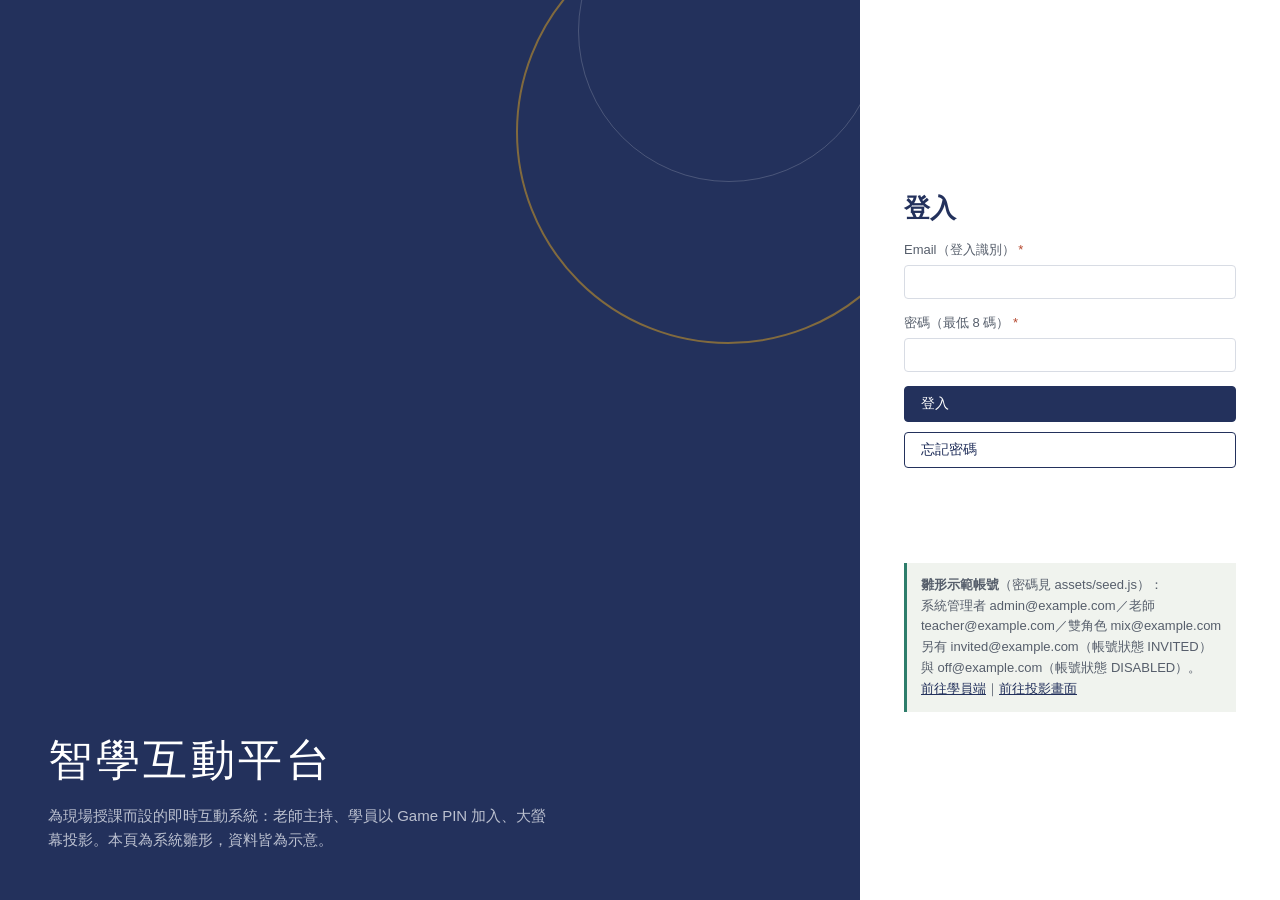
<file: 智學互動平台/80_系統雛形/index.html>
<!doctype html>
<html lang="zh-Hant">
<head>
<meta charset="utf-8">
<meta name="viewport" content="width=device-width, initial-scale=1">
<title>智學互動平台 — 系統雛形</title>
<link rel="stylesheet" href="assets/style.css">
</head>
<body>
<div id="root"></div>
<script src="assets/seed.js"></script>
<script src="assets/app.js"></script>
</body>
</html>
</file>
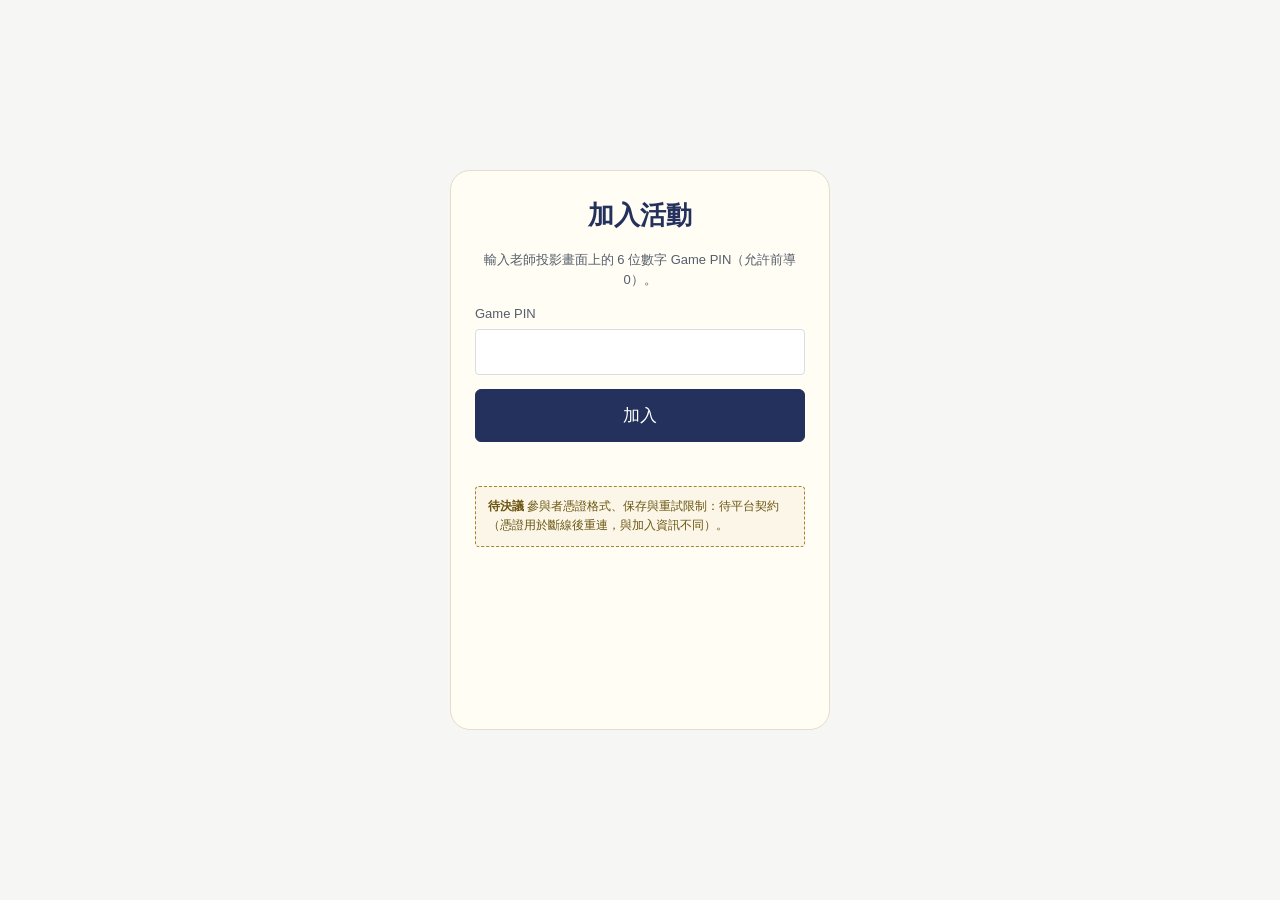
<file: 智學互動平台/80_系統雛形/learner.html>
<!doctype html>
<html lang="zh-Hant">
<head>
<meta charset="utf-8">
<meta name="viewport" content="width=device-width, initial-scale=1">
<title>學員端 — 智學互動平台</title>
<link rel="stylesheet" href="assets/style.css">
</head>
<body>
<div id="root" style="min-height:100vh;display:grid;place-items:center;padding:24px 16px"></div>
<script src="assets/seed.js"></script>
<script src="assets/learner.js"></script>
</body>
</html>
</file>
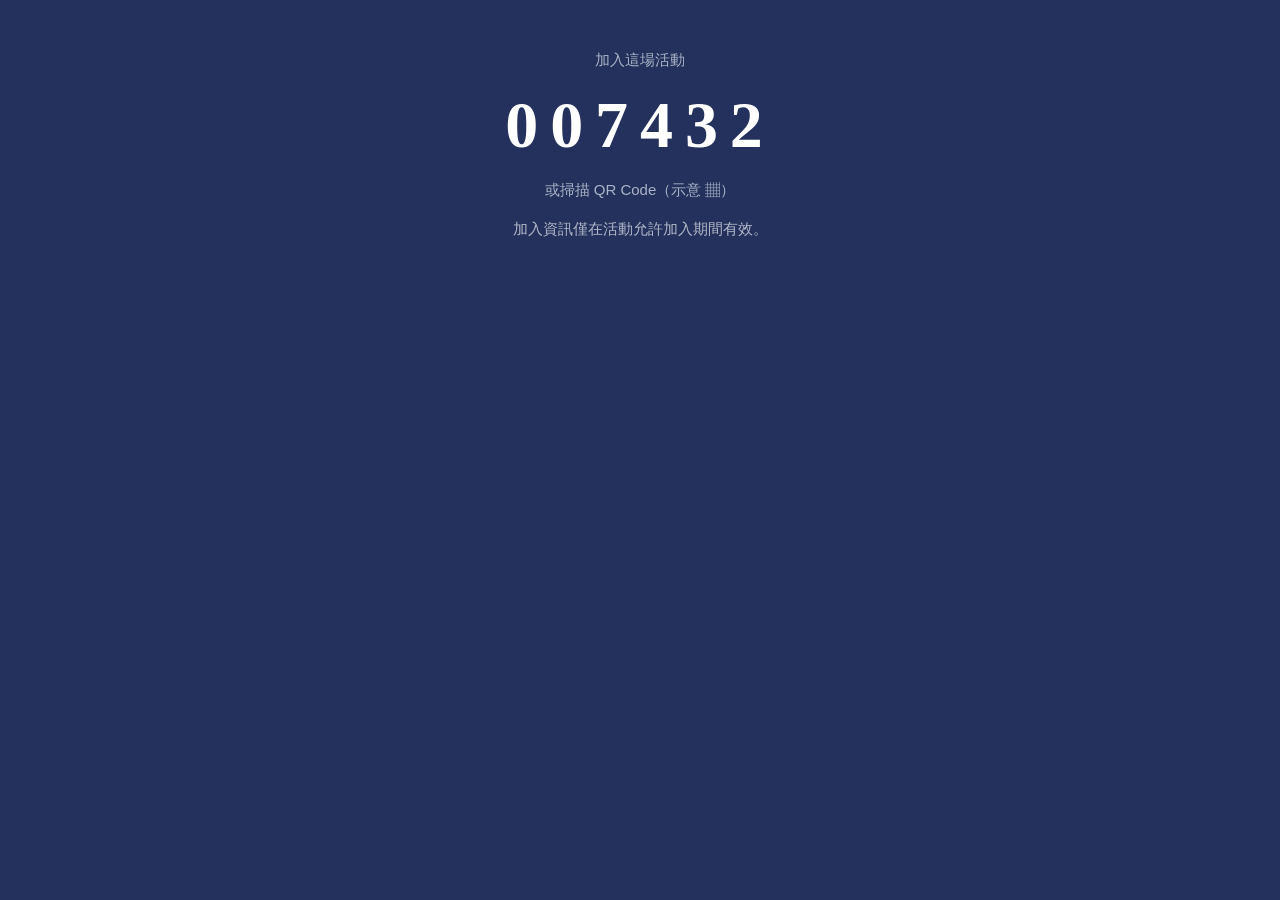
<file: 智學互動平台/80_系統雛形/projection.html>
<!doctype html>
<html lang="zh-Hant">
<head>
<meta charset="utf-8">
<meta name="viewport" content="width=device-width, initial-scale=1">
<title>投影 — 智學互動平台</title>
<link rel="stylesheet" href="assets/style.css">
</head>
<body>
<div id="root"></div>
<script>
"use strict";
/* 投影畫面：呈現當前題目、已公布結果或加入 QR Code／Game PIN。
   學員識別資訊一律遮蔽；切換畫面不會自動公布任何結果；
   與即時服務失聯時顯示安全待機畫面。 */
const params = new URLSearchParams(location.search);
const pin = params.get("pin") || "007432";
const mode = params.get("mode") || "join";
const root = document.getElementById("root");

let lostConn = false; // 示意：可切換看安全待機畫面

const DEMO_Q = {
  stem: "CPR 按壓深度成人建議為？",
  options: ["2 公分", "5 公分", "10 公分", "不限制"],
  dist: [16, 62, 15, 7], // 已公布答案分布（%）
  correctIdx: 1,
  publishedAnswer: false,
};

function render() {
  root.innerHTML = "";
  if (lostConn) {
    const s = document.createElement("div");
    s.className = "standby";
    s.innerHTML = "安全待機畫面<br><span style='font-size:15px;opacity:.7'>與即時服務暫時失聯，本畫面不呈現可能過期或未授權的資料。</span>";
    root.appendChild(s);
    return;
  }
  const d = document.createElement("div");
  d.className = "proj";
  if (mode === "join") {
    d.innerHTML = `<div class="pin">加入這場活動<b>${pin}</b>或掃描 QR Code（示意 ▦）</div>
      <p style="text-align:center;opacity:.7">加入資訊僅在活動允許加入期間有效。</p>`;
  } else if (mode === "question") {
    d.innerHTML = `<div class="q">${DEMO_Q.stem}</div>
      <div class="dist">${DEMO_Q.options.map((o, i) =>
        `<div class="bar"><span>${["Ａ","Ｂ","Ｃ","Ｄ"][i]}</span><span class="track"><span class="fill" style="width:${DEMO_Q.dist[i]}%"></span></span><span>${DEMO_Q.dist[i]}%</span></div>`).join("")}</div>
      ${DEMO_Q.publishedAnswer ? `<div class="revealed reveal-anim">正確答案：${DEMO_Q.options[DEMO_Q.correctIdx]}</div>` : ""}`;
  } else {
    d.innerHTML = `<h1 style="color:#fff;text-align:center;font-family:var(--serif)">已公布結果</h1>
      <div class="dist">${[
        ["Ａ", "2 公分", 16], ["Ｂ", "5 公分", 62], ["Ｃ", "10 公分", 15], ["Ｄ", "不限制", 7]
      ].map(([L_, o, p]) => `<div class="bar"><span>${L_}</span><span class="track"><span class="fill" style="width:${p}%"></span></span><span>${p}%</span></div>`).join("")}</div>
      <p style="text-align:center;opacity:.7;margin-top:26px">學員端公布統計僅顯示答案分布；此畫面遮蔽所有學員識別資訊。<br>切換投影畫面不會自動公布統計、正確答案或排行榜。</p>`;
  }
  root.appendChild(d);
}

window.addEventListener("keydown", e => {
  if (e.key.toLowerCase() === "l") { lostConn = !lostConn; render(); } // 示意：模擬失聯
});
render();
</script>
</body>
</html>
</file>
<file: 智學互動平台/80_系統雛形/assets/style.css>
/* 智學互動平台 — 系統雛形樣式
   詞彙基準：20_系統分析/GLOSSARY.md */

:root {
  --ink: #23315c;        /* 靛墨：結構、主按鈕 */
  --ink-deep: #18254a;
  --paper: #f6f7f4;      /* 紙白：底色（冷灰紙） */
  --card: #ffffff;
  --garnet: #dfa320;     /* 梔子黃：公布／目前焦點 */
  --pine: #2e7d6b;       /* 松石：有效／在線 */
  --cinnabar: #b5482f;   /* 朱砂：停用／警示 */
  --grey: #565e6b;       /* 墨灰：次要文字 */
  --line: #d8dce4;
  --serif: "Noto Serif TC", "PMingLiU", serif;
  --sans: "Noto Sans TC", "Microsoft JhengHei", sans-serif;
}

* { box-sizing: border-box; }
html, body { margin: 0; padding: 0; }
body {
  background: var(--paper);
  color: #1c2433;
  font-family: var(--sans);
  font-size: 15px;
  line-height: 1.6;
}
h1, h2, h3 { font-family: var(--serif); color: var(--ink); font-weight: 600; margin: 0 0 .4em; }
h1 { font-size: 26px; } h2 { font-size: 19px; } h3 { font-size: 16px; }
a { color: var(--ink); }

/* ---------- 登入頁 ---------- */
.login-wrap { min-height: 100vh; display: grid; grid-template-columns: minmax(0,1fr) 420px; }
.login-side {
  background: var(--ink); color: #eef0f6;
  display: flex; flex-direction: column; justify-content: flex-end;
  padding: 48px; position: relative; overflow: hidden;
}
.login-side .wordmark {
  font-family: var(--serif); font-size: 44px; letter-spacing: .08em;
  color: #fff; margin-bottom: 8px;
}
.login-side .subtitle { opacity: .75; max-width: 34em; }
.login-side::after {
  content: ""; position: absolute; right: -80px; top: -80px;
  width: 420px; height: 420px; border-radius: 50%;
  border: 2px solid rgba(223,163,32,.5);
}
.login-side::before {
  content: ""; position: absolute; right: -20px; top: -120px;
  width: 300px; height: 300px; border-radius: 50%;
  border: 1px solid rgba(255,255,255,.18);
}
.login-pane {
  background: var(--card); padding: 48px 44px;
  display: flex; flex-direction: column; justify-content: center;
}
.login-pane .entry { margin-bottom: 28px; }
.login-pane .entry button { display: block; width: 100%; text-align: left; }
.entry .role-hint { font-size: 13px; color: var(--grey); margin-top: 4px; }
.demo-note { margin-top: 28px; padding: 12px 14px; background: #f0f3ee; border-left: 3px solid var(--pine); font-size: 13px; color: var(--grey); }

/* ---------- 應用外框 ---------- */
.app { display: grid; grid-template-columns: 232px minmax(0,1fr); min-height: 100vh; }
nav.side {
  background: var(--ink); padding: 24px 0; color: #cdd3e0;
  display: flex; flex-direction: column;
}
nav.side .brand {
  font-family: var(--serif); font-size: 20px; color: #fff;
  padding: 0 22px 18px; letter-spacing: .05em;
}
nav.side a {
  display: block; padding: 9px 22px; color: inherit;
  text-decoration: none; font-size: 14px; border-left: 3px solid transparent;
}
nav.side a:hover { background: rgba(255,255,255,.07); }
nav.side a.on { background: rgba(255,255,255,.1); border-left-color: var(--garnet); color: #fff; }
nav.side .who { margin-top: auto; padding: 16px 22px 0; border-top: 1px solid rgba(255,255,255,.15); font-size: 12px; }
nav.side .who b { color: #fff; font-weight: 500; display: block; }

main { padding: 32px 40px 60px; max-width: 1160px; }
.crumb { font-size: 13px; color: var(--grey); margin-bottom: 14px; }

/* ---------- 通用元件 ---------- */
button {
  font-family: var(--sans); font-size: 14px; cursor: pointer;
  border: 1px solid var(--ink); background: var(--card); color: var(--ink);
  border-radius: 4px; padding: 8px 16px;
}
button:hover { background: #eef1f7; }
button.primary { background: var(--ink); color: #fff; }
button.primary:hover { background: var(--ink-deep); }
button.accent { background: var(--garnet); border-color: var(--garnet); color: #16223f; font-weight: 600; }
button.danger { border-color: var(--cinnabar); color: var(--cinnabar); }
button.danger:hover { background: #f7ebe8; }
button:disabled { opacity: .4; cursor: not-allowed; }
button.big { font-size: 17px; padding: 14px 26px; border-radius: 6px; }

input[type=text], input[type=email], input[type=password], input[type=number], select, textarea {
  font-family: var(--sans); font-size: 14px; padding: 8px 10px;
  border: 1px solid var(--line); border-radius: 4px; background: #fff; color: inherit;
  width: 100%;
}
textarea { min-height: 72px; resize: vertical; }
label.f { display: block; margin-bottom: 14px; }
label.f span { display: block; font-size: 13px; color: var(--grey); margin-bottom: 4px; }
label.f .req::after { content: " *"; color: var(--cinnabar); }

table.l { width: 100%; border-collapse: collapse; background: var(--card); font-size: 14px; }
table.l th { text-align: left; font-weight: 500; color: var(--grey); font-size: 13px;
  border-bottom: 2px solid var(--ink); padding: 8px 12px; }
table.l td { border-bottom: 1px solid var(--line); padding: 10px 12px; vertical-align: top; }
table.l tr:hover td { background: #f7f8fb; }

.tag { display: inline-block; font-size: 12px; padding: 1px 10px; border-radius: 999px; border: 1px solid; line-height: 1.7; }
.t-active { color: var(--pine); border-color: var(--pine); }
.t-disabled { color: var(--cinnabar); border-color: var(--cinnabar); }
.t-invited { color: #8a6d1c; border-color: #b98f22; }
.t-neutral { color: var(--grey); border-color: var(--line); }
.t-lock { color: var(--ink); background: #e8ecf5; border-color: transparent; }
.t-gold { color: #6b4f00; background: #f7ecd0; border-color: transparent; }

.panel { background: var(--card); border: 1px solid var(--line); border-radius: 6px; padding: 22px 24px; margin-bottom: 22px; }
.grid2 { display: grid; grid-template-columns: repeat(auto-fit, minmax(300px, 1fr)); gap: 20px; }
.row { display: flex; gap: 10px; align-items: center; flex-wrap: wrap; }
.row.space { justify-content: space-between; }
.muted { color: var(--grey); font-size: 13px; }

/* 待決議標示 */
.pending {
  border: 1px dashed #a5842a; background: #fbf6e7; color: #6b5510;
  font-size: 12px; padding: 10px 12px; border-radius: 4px;
}
.pending::before { content: "待決議 "; font-weight: 700; }

/* 狀態條（統計可查 vs 已公布） */
.stat-bar { display: inline-flex; border: 1px solid var(--line); border-radius: 4px; overflow: hidden; font-size: 13px; }
.stat-bar span { padding: 4px 14px; color: var(--grey); background: #f2f3f6; }
.stat-bar span.pv { background: var(--garnet); color: #16223f; font-weight: 600; }

/* ---------- 分組面板（M11） ---------- */
.grp-teams, #grp-teams { display: grid; grid-template-columns: repeat(auto-fill, minmax(220px, 1fr)); gap: 14px; margin: 12px 0; }
.grp-team { border: 1px solid var(--line); border-radius: 6px; padding: 12px 14px; background: #fbfcfa; position: relative; }
.grp-team.grp-over { outline: 2px solid var(--pine); outline-offset: 2px; }
.grp-team.grp-target { border-color: var(--pine); }
.grp-team-head { display: flex; align-items: baseline; gap: 8px; margin-bottom: 8px; }
.grp-team-head b { font-family: var(--serif); color: var(--ink); font-size: 16px; }
.grp-name {
  font-family: var(--serif); font-size: 16px; font-weight: 600; color: var(--ink);
  background: none; border: none; padding: 0; border-bottom: 1px dashed var(--line); cursor: text;
}
.grp-name:hover { background: #eef1f7; }
.grp-members { display: flex; flex-wrap: wrap; gap: 6px; margin: 6px 0; min-height: 30px; }
.chip {
  font-size: 12px; padding: 3px 10px; border-radius: 999px;
  background: #e8ecf5; color: var(--ink); border: 1px solid transparent; cursor: grab;
}
.chip.sel { background: var(--pine); color: #fff; }
.chip:hover:not(:disabled) { border-color: var(--pine); }
.grp-move { font-size: 12px; padding: 3px 10px; border-radius: 999px; border: 1px dashed var(--pine); color: var(--pine); background: #edf5f2; }
.grp-move:hover { background: #dcebe6; }

/* ---------- 控制台 M07 ---------- */
.console { display: grid; grid-template-columns: minmax(0,1.1fr) minmax(0,1fr); gap: 24px; }
.console .stage { background: var(--ink); border-radius: 8px; color: #eef0f6; padding: 28px; min-height: 300px; }
.console .stage .stem { font-family: var(--serif); font-size: 24px; line-height: 1.5; color: #fff; }
.console .stage .opts { margin-top: 22px; display: grid; gap: 10px; }
.console .stage .opt { padding: 10px 16px; background: rgba(255,255,255,.09); border-radius: 5px; font-size: 16px; }
.console .stage .opt.correct { outline: 2px solid var(--garnet); background: rgba(223,163,32,.2); }
.console .ctrl { display: flex; gap: 8px; flex-wrap: wrap; margin-top: 18px; }
.count-num { font-family: var(--serif); font-size: 40px; color: var(--garnet); line-height: 1; }

.dist { display: grid; gap: 8px; margin-top: 10px; }
.dist .bar { display: grid; grid-template-columns: 2.4em minmax(0,1fr) 5em; gap: 10px; align-items: center; font-size: 13px; }
.dist .bar .track { height: 22px; background: #edeff3; border-radius: 3px; position: relative; }
.dist .bar .fill { position: absolute; inset: 0 auto 0 0; background: var(--ink); border-radius: 3px; }
.dist .bar.correct .fill { background: var(--pine); }
.dist .bar.published .fill { background: var(--garnet); }

.kpi { display: flex; gap: 26px; }
.kpi div b { font-family: var(--serif); font-size: 30px; color: var(--ink); display: block; line-height: 1.2; }
.kpi div span { font-size: 12px; color: var(--grey); }

/* ---------- 學員端（手機） ---------- */
.learner-stage { background: #fffdf4; border: 1px solid #e3ddc9; border-radius: 20px;
  padding: 24px; max-width: 380px; margin: 0 auto; min-height: 560px;
  display: flex; flex-direction: column; }
.learner-top { font-size: 13px; color: var(--grey); text-align: center; margin-bottom: 8px; }
.learner-body { flex: 1; display: flex; flex-direction: column; justify-content: center; gap: 12px; }
.learner-body .stem { font-family: var(--serif); font-size: 20px; text-align: center; color: var(--ink); }
.learner-body .answer { padding: 14px; border: 2px solid var(--line); border-radius: 10px;
  background: #fff; font-size: 16px; text-align: center; cursor: pointer; }
.learner-body .answer.sel { border-color: var(--ink); background: #eef1f7; }
.learner-body .answer.mine { border-color: var(--pine); background: #edf5f2; }
.learner-body .answer.picked { border-color: var(--garnet); background: #f9f0d8; }
.sendbar { margin-top: 10px; }

/* ---------- 投影 ---------- */
.proj { background: var(--ink); color: #eef0f6; min-height: 100vh; padding: 48px 60px; }
.proj .pin { text-align: center; font-size: 15px; color: #aab3c7; }
.proj .pin b { font-family: var(--serif); font-size: 66px; letter-spacing: .18em; color: #fff; display: block; }
.proj .q { font-family: var(--serif); font-size: 40px; text-align: center; margin: 20px auto 0; max-width: 22em; line-height: 1.45; }
.proj .dist { max-width: 720px; margin: 36px auto 0; }
.proj .dist .bar { grid-template-columns: 2em minmax(0,1fr) 4em; font-size: 17px; }
.proj .dist .bar .track { height: 34px; background: rgba(255,255,255,.12); }
.proj .dist .bar .fill { background: #6d7ea8; }
.proj .revealed { color: var(--garnet); font-family: var(--serif); font-size: 30px; text-align: center; margin-top: 30px; }
.proj .standby { position: fixed; inset: 0; background: var(--ink-deep); display: grid; place-content: center;
  text-align: center; font-family: var(--serif); font-size: 26px; }

/* 公布時刻動效（唯一非互動動效） */
@keyframes reveal {
  from { opacity: 0; transform: translateY(14px) scale(.98); }
  to { opacity: 1; transform: none; }
}
.reveal-anim { animation: reveal .7s ease both; }
@media (prefers-reduced-motion: reduce) { .reveal-anim { animation: none; } }

/* 焦點可及性 */
a:focus-visible, button:focus-visible, input:focus-visible, select:focus-visible {
  outline: 3px solid #7a8cc4; outline-offset: 2px;
}

/* 響應式 */
@media (max-width: 900px) {
  .login-wrap { grid-template-columns: 1fr; }
  .login-side { padding: 32px 28px; min-height: 180px; justify-content: center; }
  .app { grid-template-columns: 1fr; }
  nav.side { flex-direction: row; flex-wrap: wrap; padding: 10px; position: sticky; top: 0; z-index: 5; }
  nav.side .brand { padding: 6px 12px; }
  nav.side a { padding: 8px 12px; }
  nav.side .who { display: none; }
  main { padding: 20px 18px 60px; }
  .console { grid-template-columns: 1fr; }
  .proj { padding: 28px 20px; }
  .proj .q { font-size: 28px; }
}
</file>
